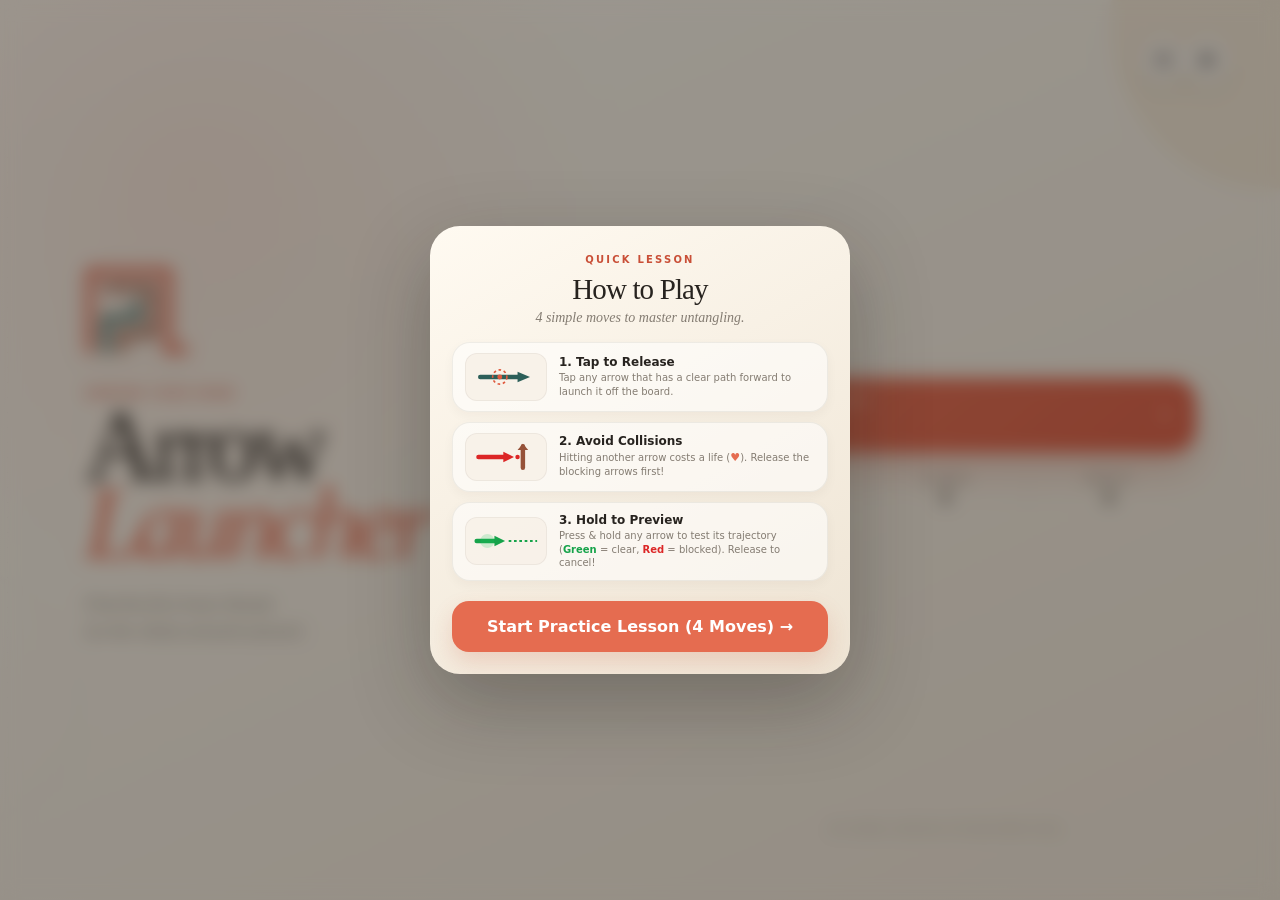
<file: index.html>
<!doctype html>
<html lang="en">
<head>
  <meta charset="utf-8">
  <meta name="viewport" content="width=device-width, initial-scale=1, viewport-fit=cover, user-scalable=no">
  <meta name="theme-color" content="#171513">
  <meta name="description" content="Arrow Launcher — a relaxing endless puzzle of tangled paths.">
  <title>Arrow Launcher</title>
  <link rel="icon" type="image/svg+xml" href="icon.svg">
  <link rel="apple-touch-icon" href="icon.svg">
  <link rel="stylesheet" href="styles.css">
</head>
<body>
  <main class="app" id="app">
    <section class="screen menu-screen active" id="menuScreen" aria-label="Main menu">
      <div class="menu-glow glow-one"></div>
      <div class="menu-glow glow-two"></div>
      <header class="menu-top">
        <button class="icon-button glass" id="menuHelpButton" aria-label="How to play" style="margin-right:auto;">
          <svg viewBox="0 0 24 24" aria-hidden="true"><circle cx="12" cy="12" r="10"/><path d="M9.09 9a3 3 0 0 1 5.83 1c0 2-3 3-3 3M12 17h.01"/></svg>
        </button>
        <button class="icon-button glass" id="menuSettingsButton" aria-label="Settings">
          <svg viewBox="0 0 24 24" aria-hidden="true"><path d="M12 15.4a3.4 3.4 0 1 0 0-6.8 3.4 3.4 0 0 0 0 6.8Z"/><path d="M19.4 15a1.7 1.7 0 0 0 .34 1.87l.06.06-2.83 2.83-.06-.06a1.7 1.7 0 0 0-1.87-.34 1.7 1.7 0 0 0-1.04 1.56V21h-4v-.08a1.7 1.7 0 0 0-1.04-1.56 1.7 1.7 0 0 0-1.87.34l-.06.06-2.83-2.83.06-.06A1.7 1.7 0 0 0 4.6 15 1.7 1.7 0 0 0 3.08 14H3v-4h.08A1.7 1.7 0 0 0 4.6 9a1.7 1.7 0 0 0-.34-1.87l-.06-.06 2.83-2.83.06-.06A1.7 1.7 0 0 0 8.96 4 1.7 1.7 0 0 0 10 2.44V2h4v.44A1.7 1.7 0 0 0 15.04 4a1.7 1.7 0 0 0 1.87.34l.06-.06 2.83 2.83-.06-.06A1.7 1.7 0 0 0 19.4 9 1.7 1.7 0 0 0 20.92 10H21v4h-.08A1.7 1.7 0 0 0 19.4 15Z"/></svg>
        </button>
      </header>

      <div class="brand-lockup">
        <div class="logo-mark" aria-hidden="true">
          <svg viewBox="-115 -115 295 240">
            <!-- Teal Path -->
            <path d="M -60 100 L -60 20 L 20 20 L 20 -15" fill="none" stroke="#2c5f59" stroke-width="18" stroke-linecap="round" stroke-linejoin="round"/>
            <polygon points="8,-12 20,-34 32,-12" fill="#2c5f59"/>

            <!-- Terracotta Path -->
            <path d="M -60 -60 L 60 -60 L 60 60 L -20 60 L -20 95" fill="none" stroke="#965239" stroke-width="18" stroke-linecap="round" stroke-linejoin="round"/>
            <polygon points="-32,92 -20,114 -8,92" fill="#965239"/>

            <!-- Coral Escaping Arrow -->
            <path d="M -100 100 L -100 -100 L 100 -100 L 100 100 L 138 100" fill="none" stroke="#e05a3e" stroke-width="18" stroke-linecap="round" stroke-linejoin="round"/>
            <polygon points="134,88 158,100 134,112" fill="#e05a3e"/>
          </svg>
        </div>
        <p class="eyebrow">UNWIND YOUR MIND</p>
        <h1>Arrow<br><span>Launcher</span></h1>
        <p class="tagline">Find the first loose thread.<br>Let the whole artwork unravel.</p>
      </div>

      <div class="menu-actions">
        <button class="primary-button" id="playButton">
          <span class="play-disc"><svg viewBox="0 0 24 24" aria-hidden="true"><path d="m9 7 8 5-8 5V7Z"/></svg></span>
          <span><small id="playLabel">CONTINUE</small><strong id="menuLevel">Level 1</strong></span>
          <svg class="chevron" viewBox="0 0 24 24" aria-hidden="true"><path d="m9 5 7 7-7 7"/></svg>
        </button>
        <div class="menu-stats">
          <div><span>BEST</span><strong id="bestLevel">1</strong></div>
          <i></i>
          <div><span>CLEARED</span><strong id="clearedCount">0</strong></div>
          <i></i>
          <div><span>PERFECT</span><strong id="perfectCount">0</strong></div>
        </div>
      </div>
      <p class="menu-footer">An endless collection of handcrafted chaos</p>
    </section>

    <section class="screen game-screen" id="gameScreen" aria-label="Game">
      <header class="game-header">
        <button class="icon-button" id="backButton" aria-label="Back to menu">
          <svg viewBox="0 0 24 24" aria-hidden="true"><path d="m15 18-6-6 6-6"/></svg>
        </button>
        <div class="level-copy"><span id="shapeLabel">HEART STUDY</span><strong>Level <b id="levelNumber">1</b></strong></div>
        <button class="icon-button" id="pauseButton" aria-label="Pause">
          <svg viewBox="0 0 24 24" aria-hidden="true"><path d="M8 5v14M16 5v14"/></svg>
        </button>
      </header>

      <div class="status-row">
        <div class="lives" id="lives" aria-label="3 lives"></div>
        <div class="progress-wrap">
          <div class="progress-meta"><span>UNTANGLED</span><strong id="progressText">0%</strong></div>
          <div class="progress-track"><i id="progressFill"></i></div>
        </div>
        <div class="streak" id="streakBadge" aria-label="Current streak"><span>✦</span><b id="streakCount">0</b></div>
      </div>

      <div class="canvas-shell" id="canvasShell">
        <div class="boss-badge" id="bossBadge"><span>✦</span> BOSS</div>
        <canvas id="gameCanvas" aria-label="Arrow puzzle board"></canvas>
        <div class="board-toast" id="boardToast" role="status"></div>
      </div>

      <footer class="game-controls">
        <button class="control-button" id="restartButton">
          <span><svg viewBox="0 0 24 24" aria-hidden="true"><path d="M20 7v5h-5M4.5 9A8 8 0 1 1 5 16"/></svg></span>
          <small>Restart</small>
        </button>
        <button class="hint-button" id="hintButton">
          <span class="hint-icon"><svg viewBox="0 0 24 24" aria-hidden="true"><path d="M9 18h6M10 22h4M8.6 15.5A7 7 0 1 1 15.4 15.5c-.9.7-1.4 1.5-1.4 2.5h-4c0-1-.5-1.8-1.4-2.5Z"/></svg></span>
          <span><strong id="hintTitle">Need a hint?</strong><small id="hintDetail">Reveal a free arrow</small></span>
        </button>
        <button class="control-button" id="themeButton">
          <span><svg viewBox="0 0 24 24" aria-hidden="true"><path d="M12 3a9 9 0 1 0 9 9c0-1-.16-1.95-.46-2.84A6.5 6.5 0 0 1 12 3Z"/></svg></span>
          <small>Theme</small>
        </button>
      </footer>
    </section>

    <div class="modal-backdrop" id="modalBackdrop" aria-hidden="true">
      <section class="modal" id="pauseModal" role="dialog" aria-modal="true" aria-label="Game paused">
        <div class="modal-emblem pause-emblem"><svg viewBox="0 0 24 24"><path d="M8 5v14M16 5v14"/></svg></div>
        <p class="eyebrow">TAKE A BREATH</p>
        <h2>Paused</h2>
        <p>Your artwork will wait for you.</p>
        <button class="modal-primary" id="resumeButton">Keep playing</button>
        <button class="modal-secondary" id="pauseRestartButton">Restart level</button>
        <button class="modal-link" id="pauseHomeButton">Back to home</button>
      </section>

      <section class="modal" id="settingsModal" role="dialog" aria-modal="true" aria-label="Settings">
        <button class="modal-close" id="settingsClose" aria-label="Close">×</button>
        <p class="eyebrow">MAKE IT YOURS</p>
        <h2>Settings</h2>
        <div class="setting-row"><span><strong>Sound</strong><small>Soft, satisfying feedback</small></span><button class="toggle" id="soundToggle" role="switch" aria-checked="true"><i></i></button></div>
        <div class="setting-row"><span><strong>Haptics</strong><small>Gentle touch response</small></span><button class="toggle" id="hapticToggle" role="switch" aria-checked="true"><i></i></button></div>
        <div class="setting-row"><span><strong>High contrast</strong><small>Stronger puzzle lines</small></span><button class="toggle" id="contrastToggle" role="switch" aria-checked="false"><i></i></button></div>
        <div class="setting-row"><span><strong>How to play</strong><small>Review lesson & rules</small></span><button class="toggle-link" id="tutorialReplayButton">Review</button></div>
      </section>

      <section class="modal tutorial-modal" id="tutorialModal" role="dialog" aria-modal="true" aria-label="How to Play">
        <p class="eyebrow">QUICK LESSON</p>
        <h2>How to Play</h2>
        <p class="tutorial-subtitle">4 simple moves to master untangling.</p>

        <div class="tutorial-steps">
          <div class="tutorial-card">
            <div class="tutorial-media">
              <svg viewBox="0 0 90 40" aria-hidden="true">
                <path d="M 16 20 L 62 20" fill="none" stroke="#2c5f59" stroke-width="5" stroke-linecap="round"/>
                <polygon points="58,14 72,20 58,26" fill="#2c5f59"/>
                <circle cx="38" cy="20" r="8" fill="none" stroke="#e05a3e" stroke-width="1.8" stroke-dasharray="3 3"/>
                <circle cx="38" cy="20" r="2.8" fill="#e05a3e"/>
              </svg>
            </div>
            <div class="tutorial-info">
              <strong>1. Tap to Release</strong>
              <small>Tap any arrow that has a clear path forward to launch it off the board.</small>
            </div>
          </div>

          <div class="tutorial-card">
            <div class="tutorial-media">
              <svg viewBox="0 0 90 40" aria-hidden="true">
                <path d="M 14 20 L 46 20" fill="none" stroke="#dc2626" stroke-width="5" stroke-linecap="round"/>
                <polygon points="42,14 54,20 42,26" fill="#dc2626"/>
                <path d="M 64 8 L 64 32" fill="none" stroke="#965239" stroke-width="5" stroke-linecap="round"/>
                <polygon points="58,12 64,5 70,12" fill="#965239"/>
                <circle cx="58" cy="20" r="2.5" fill="#dc2626"/>
              </svg>
            </div>
            <div class="tutorial-info">
              <strong>2. Avoid Collisions</strong>
              <small>Hitting another arrow costs a life (<span class="inline-heart">♥</span>). Release the blocking arrows first!</small>
            </div>
          </div>

          <div class="tutorial-card">
            <div class="tutorial-media">
              <svg viewBox="0 0 90 40" aria-hidden="true">
                <path d="M 12 20 L 36 20" fill="none" stroke="#16a34a" stroke-width="5" stroke-linecap="round"/>
                <polygon points="32,14 44,20 32,26" fill="#16a34a"/>
                <line x1="48" y1="20" x2="80" y2="20" stroke="#16a34a" stroke-width="2" stroke-dasharray="3 3"/>
                <circle cx="24" cy="20" r="8" fill="rgba(34,197,94,0.2)"/>
              </svg>
            </div>
            <div class="tutorial-info">
              <strong>3. Hold to Preview</strong>
              <small>Press &amp; hold any arrow to test its trajectory (<span class="green-text">Green</span> = clear, <span class="red-text">Red</span> = blocked). Release to cancel!</small>
            </div>
          </div>
        </div>

        <button class="modal-primary" id="tutorialStartButton">Start Practice Lesson (4 Moves) →</button>
      </section>

      <section class="modal result-modal" id="successModal" role="dialog" aria-modal="true" aria-label="Level complete">
        <div class="confetti" id="confetti"></div>
        <div class="modal-emblem success-emblem">✓</div>
        <p class="eyebrow" id="resultEyebrow">ARTWORK UNTANGLED</p>
        <h2 id="resultTitle">Beautifully done.</h2>
        <div class="result-score"><span>SCORE</span><strong id="resultScore">1,000</strong></div>
        <div class="result-details"><span><small>Moves</small><b id="resultMoves">12</b></span><span><small>Mistakes</small><b id="resultMistakes">0</b></span><span><small>Best streak</small><b id="resultStreak">12</b></span></div>
        <button class="modal-primary" id="nextButton"><span id="nextLabel">Next artwork</span> <b>→</b></button>
      </section>

      <section class="modal result-modal" id="failModal" role="dialog" aria-modal="true" aria-label="Out of lives">
        <div class="modal-emblem fail-emblem">↺</div>
        <p class="eyebrow">THE KNOT HELD TIGHT</p>
        <h2>Try once more.</h2>
        <p>Every tangle has a loose thread.</p>
        <button class="modal-primary" id="retryButton">Restart artwork</button>
        <button class="modal-link" id="failHomeButton">Back to home</button>
      </section>
    </div>
  </main>

  <script src="game.js"></script>
</body>
</html>
</file>
<file: styles.css>
:root {
  --ink: #27231f;
  --muted: #847c72;
  --paper: #f6f0e5;
  --paper-deep: #e9dfcf;
  --card: rgba(255,255,255,.68);
  --coral: #e56c50;
  --coral-dark: #c94f37;
  --teal: #3f827b;
  --gold: #d3a65e;
  --line: rgba(64,54,44,.12);
  --shadow: 0 18px 55px rgba(52,42,30,.14);
  color-scheme: light;
}

* { box-sizing: border-box; -webkit-tap-highlight-color: transparent; }
html, body { width: 100%; height: 100%; min-height: 100%; margin: 0; overflow: hidden; }
body {
  font-family: Inter, ui-rounded, "SF Pro Rounded", system-ui, -apple-system, BlinkMacSystemFont, "Segoe UI", sans-serif;
  color: var(--ink);
  background: #171513;
  user-select: none;
}
button { font: inherit; color: inherit; border: 0; cursor: pointer; touch-action: manipulation; }
button:focus-visible { outline: 3px solid rgba(229,108,80,.42); outline-offset: 3px; }
.app { width: 100%; height: 100%; height: 100dvh; position: relative; overflow: hidden; background: var(--paper); }
.screen { position: absolute; inset: 0; display: none; overflow: hidden; }
.screen.active { display: flex; }

.menu-screen {
  padding: max(22px, env(safe-area-inset-top)) max(22px, env(safe-area-inset-right)) max(16px, env(safe-area-inset-bottom)) max(22px, env(safe-area-inset-left));
  flex-direction: column;
  isolation: isolate;
  background:
    radial-gradient(circle at 15% 20%, rgba(229,108,80,.10), transparent 32%),
    linear-gradient(155deg, #faf6ed, #eee5d7);
}
.menu-screen::before {
  content: ""; position: absolute; inset: 0; z-index: -1; opacity: .22;
  background-image: radial-gradient(rgba(53,45,37,.34) .6px, transparent .7px);
  background-size: 15px 15px;
  mask-image: linear-gradient(to bottom, transparent 0, #000 24%, #000 78%, transparent);
}
.menu-glow { position: absolute; border-radius: 999px; filter: blur(2px); z-index: -1; opacity: .5; }
.glow-one { width: 330px; height: 330px; background: rgba(211,166,94,.22); top: -140px; right: -160px; }
.glow-two { width: 260px; height: 260px; border: 1px solid rgba(63,130,123,.18); bottom: 8%; left: -180px; }
.menu-top { min-height: 48px; display: flex; justify-content: flex-end; position: relative; z-index: 2; color: var(--ink); }
.icon-button { width: 44px; height: 44px; padding: 11px; display: grid; place-items: center; border-radius: 50%; background: transparent; }
.icon-button svg, .control-button svg, .hint-icon svg, .play-disc svg, .chevron, .modal-emblem svg { width: 100%; fill: none; stroke: currentColor; stroke-width: 1.8; stroke-linecap: round; stroke-linejoin: round; }
.glass { border: 1px solid rgba(63,52,42,.1); background: rgba(255,255,255,.55); box-shadow: 0 8px 24px rgba(50,40,30,.07); }
.brand-lockup { margin: auto 0 4vh; text-align: center; }
.logo-mark { width: clamp(100px, 28vw, 136px); height: clamp(86px, 24vw, 116px); margin: 0 auto 12px; }
.logo-mark svg { width: 100%; height: 100%; filter: drop-shadow(0 6px 12px rgba(42,31,24,.10)); }
.eyebrow { margin: 0 0 8px; color: var(--coral-dark); font-size: 10px; font-weight: 850; letter-spacing: .22em; }
h1 { margin: 0; font-family: Georgia, "Times New Roman", serif; font-size: clamp(52px, 15vw, 76px); font-weight: 500; line-height: .78; letter-spacing: -.06em; }
h1 span { color: var(--coral); font-style: italic; font-weight: 500; }
.tagline { margin: 28px 0 0; color: var(--muted); font-family: Georgia, serif; font-size: 15px; line-height: 1.5; font-style: italic; }
.menu-actions { width: 100%; max-width: 430px; min-width: 0; margin: 0 auto auto; }
.primary-button {
  width: 100%; max-width: 100%; min-height: 76px; padding: 12px 18px 12px 12px; border-radius: 24px; display: grid; grid-template-columns: 50px minmax(0, 1fr) 24px; align-items: center; gap: 14px;
  color: #fff8ed; text-align: left; background: linear-gradient(140deg, var(--coral), #d8583f); box-shadow: 0 16px 34px rgba(194,75,49,.28), inset 0 1px rgba(255,255,255,.22);
  transition: transform .18s ease, box-shadow .18s ease;
}
.primary-button:active { transform: scale(.975); box-shadow: 0 8px 20px rgba(194,75,49,.24); }
.play-disc { width: 50px; height: 50px; padding: 13px; display: grid; place-items: center; border-radius: 18px; color: #fff; background: rgba(255,255,255,.16); }
.play-disc svg { fill: currentColor; stroke: none; }
.primary-button small { display: block; opacity: .72; font-size: 9px; font-weight: 800; letter-spacing: .18em; }
.primary-button strong { display: block; margin-top: 3px; font-family: Georgia, serif; font-size: 21px; font-weight: 500; }
.chevron { width: 22px; opacity: .8; }
.menu-stats { margin: 24px 5px 0; display: grid; grid-template-columns: 1fr 1px 1fr 1px 1fr; align-items: center; text-align: center; }
.menu-stats i { height: 23px; background: var(--line); }
.menu-stats span { display: block; color: var(--muted); font-size: 8px; font-weight: 800; letter-spacing: .14em; }
.menu-stats strong { display: block; margin-top: 3px; font-family: Georgia, serif; font-size: 18px; font-weight: 600; }
.menu-footer { margin: auto 0 0; text-align: center; color: rgba(83,73,63,.48); font-size: 10px; letter-spacing: .04em; }

.game-screen { flex-direction: column; background: linear-gradient(#faf6ef, #eee5d7); }
.game-header { flex: 0 0 auto; padding: max(14px, env(safe-area-inset-top)) 15px 8px; display: grid; grid-template-columns: 48px 1fr 48px; align-items: center; }
.game-header > :first-child { justify-self: start; }
.game-header > :last-child { justify-self: end; }
.level-copy { text-align: center; }
.level-copy span { display: block; color: var(--teal); font-size: 8px; font-weight: 850; letter-spacing: .17em; }
.level-copy strong { display: block; margin-top: 2px; font-family: Georgia, serif; font-size: 22px; font-weight: 500; }
.level-copy b { font-weight: inherit; }
.status-row { min-height: 53px; padding: 4px 22px 7px; display: grid; grid-template-columns: 78px 1fr 52px; align-items: center; gap: 12px; }
.lives { display: flex; align-items: center; gap: 6px; }
.life-heart { width: 21px; height: 21px; display: inline-flex; align-items: center; justify-content: center; color: var(--coral); transition: transform .3s cubic-bezier(0.34, 1.56, 0.64, 1), opacity .25s ease, filter .25s ease; }
.life-heart svg { width: 100%; height: 100%; fill: currentColor; stroke: none; filter: drop-shadow(0 2px 5px rgba(210,81,56,.32)); }
.life-heart.lost { opacity: .2; filter: grayscale(1); transform: scale(.74); }
.life-heart.lost svg { filter: none; }
.progress-meta { display: flex; justify-content: space-between; align-items: center; color: var(--muted); font-size: 7px; font-weight: 850; letter-spacing: .12em; }
.progress-meta strong { color: var(--teal); font-size: 9px; }
.progress-track { height: 4px; margin-top: 6px; overflow: hidden; border-radius: 99px; background: rgba(62,52,43,.1); }
.progress-track i { display: block; width: 0; height: 100%; border-radius: inherit; background: linear-gradient(90deg, var(--teal), #65a59c); transition: width .35s ease; }
.streak { justify-self: end; width: 47px; height: 31px; border-radius: 15px; display: flex; justify-content: center; align-items: center; gap: 4px; color: #9d702c; background: rgba(211,166,94,.16); border: 1px solid rgba(173,126,51,.12); }
.streak span { font-size: 12px; }.streak b { font-family: Georgia, serif; font-size: 14px; }
.canvas-shell { position: relative; flex: 1 1 auto; min-height: 0; margin: 0 12px; overflow: hidden; border-radius: 28px; border: 1px solid rgba(73,61,48,.09); background: rgba(255,255,255,.33); box-shadow: inset 0 1px rgba(255,255,255,.7); }
#gameCanvas { display: block; width: 100%; height: 100%; touch-action: none; }
.boss-badge { position: absolute; right: 15px; top: 14px; z-index: 3; display: none; align-items: center; gap: 5px; padding: 7px 11px; border: 1px solid rgba(159,108,31,.23); border-radius: 99px; color: #8b5c18; background: rgba(250,235,202,.86); box-shadow: 0 6px 16px rgba(117,76,19,.12); font-size: 8px; font-weight: 900; letter-spacing: .13em; }

.boss-badge span { font-size: 10px; animation: boss-spark 1.4s ease-in-out infinite; }
.game-screen.boss-level .boss-badge { display: flex; }
.game-screen.boss-level .canvas-shell { border-color: rgba(174,119,34,.28); box-shadow: inset 0 1px rgba(255,255,255,.75), 0 0 0 3px rgba(211,166,94,.06); }
.game-screen.boss-level .level-copy > span { color: #a76d1b; }
.game-screen.boss-level .progress-track i { background: linear-gradient(90deg, #b17a29, #e0b663); }
.game-screen.boss-level .progress-meta strong { color: #a76d1b; }
.game-screen.boss-level .life-heart { color: #b17a29; }
.game-screen.boss-level .life-heart svg { filter: drop-shadow(0 2px 5px rgba(177,122,41,.32)); }
.board-toast { position: absolute; left: 50%; top: 18px; z-index: 2; opacity: 0; transform: translate(-50%, -8px); padding: 8px 15px; border-radius: 20px; pointer-events: none; color: #fff; background: rgba(39,35,31,.88); font-size: 11px; font-weight: 700; transition: .22s ease; box-shadow: 0 8px 22px rgba(31,25,20,.16); white-space: nowrap; }
.board-toast.show { opacity: 1; transform: translate(-50%, 0); }
.game-controls { width: 100%; min-width: 0; overflow: hidden; flex: 0 0 98px; padding: 10px max(18px, env(safe-area-inset-right)) max(12px, env(safe-area-inset-bottom)) max(18px, env(safe-area-inset-left)); display: grid; grid-template-columns: 58px minmax(0, 1fr) 58px; gap: 9px; align-items: start; }
.control-button { width: 58px; min-width: 0; display: flex; flex-direction: column; align-items: center; gap: 4px; color: var(--muted); background: transparent; font-size: 9px; font-weight: 750; }
.control-button span { width: 46px; height: 46px; padding: 13px; border-radius: 17px; color: var(--ink); background: rgba(255,255,255,.62); border: 1px solid rgba(72,59,46,.08); box-shadow: 0 7px 18px rgba(51,41,31,.08); }
.hint-button { width: 100%; min-width: 0; height: 58px; padding: 8px 10px; overflow: hidden; display: flex; align-items: center; justify-content: center; gap: 8px; border-radius: 20px; color: #fff; background: linear-gradient(145deg, #4f9289, #377770); box-shadow: 0 10px 22px rgba(48,111,104,.2); }
.hint-button.depleted { color: rgba(255,255,255,.78); background: linear-gradient(145deg, #81786d, #645d55); box-shadow: 0 7px 16px rgba(50,44,39,.12); }
.hint-icon { width: 35px; height: 35px; padding: 7px; border-radius: 13px; background: rgba(255,255,255,.13); }
.hint-button strong, .hint-button small { display: block; text-align: left; }.hint-button strong { font-size: 11px; }.hint-button small { margin-top: 2px; opacity: .7; font-size: 8px; }

.modal-backdrop { position: absolute; inset: 0; z-index: 20; display: none; place-items: center; padding: 24px; background: rgba(35,30,25,.44); backdrop-filter: blur(9px); }
.modal-backdrop.show { display: grid; animation: fade-in .2s ease; }
.modal { position: relative; display: none; width: min(100%, 370px); padding: 34px 28px 26px; overflow: hidden; border-radius: 30px; text-align: center; background: linear-gradient(150deg, #fffaf1, #eee4d4); box-shadow: 0 28px 80px rgba(31,25,19,.3); animation: modal-in .28s cubic-bezier(.2,.9,.2,1.08); }
.modal.active { display: block; }
.modal h2 { margin: 2px 0 8px; font-family: Georgia, serif; font-size: 35px; font-weight: 500; letter-spacing: -.03em; }
.modal > p:not(.eyebrow) { margin: 0 0 23px; color: var(--muted); font-family: Georgia, serif; font-style: italic; font-size: 14px; }
.modal-emblem { width: 68px; height: 68px; margin: 0 auto 18px; display: grid; place-items: center; border-radius: 25px; font-size: 31px; }
.modal-emblem svg { width: 28px; }
.pause-emblem { color: var(--teal); background: rgba(63,130,123,.12); }
.success-emblem { color: #fff; background: var(--teal); box-shadow: 0 10px 25px rgba(45,117,109,.24); }
.fail-emblem { color: var(--coral); background: rgba(229,108,80,.12); }
.modal-primary, .modal-secondary { width: 100%; min-height: 51px; border-radius: 17px; font-weight: 800; }
.modal-primary { color: white; background: var(--coral); box-shadow: 0 10px 22px rgba(199,77,52,.18); }
.modal-primary b { float: right; margin-right: 5px; font-size: 17px; }
.modal-secondary { margin-top: 9px; background: rgba(66,55,44,.07); }
.modal-link { margin: 18px auto 0; color: var(--muted); background: transparent; font-size: 11px; font-weight: 700; }
.modal-close { position: absolute; right: 18px; top: 15px; width: 36px; height: 36px; border-radius: 50%; color: var(--muted); background: rgba(50,43,36,.06); font-size: 25px; line-height: 1; }
.setting-row { padding: 16px 0; display: flex; align-items: center; justify-content: space-between; text-align: left; border-top: 1px solid var(--line); }
.setting-row:first-of-type { margin-top: 24px; }
.setting-row strong, .setting-row small { display: block; }.setting-row strong { font-size: 14px; }.setting-row small { margin-top: 2px; color: var(--muted); font-size: 10px; }
.toggle { width: 47px; height: 27px; padding: 3px; border-radius: 20px; background: rgba(55,47,40,.14); transition: .2s; }
.toggle i { display: block; width: 21px; height: 21px; border-radius: 50%; background: white; box-shadow: 0 2px 7px rgba(0,0,0,.15); transition: transform .2s; }
.toggle.on { background: var(--teal); }.toggle.on i { transform: translateX(20px); }
.toggle-link { font-size: 11px; font-weight: 850; color: var(--teal); background: rgba(44,95,89,.1); padding: 6px 14px; border-radius: 99px; border: 1px solid rgba(44,95,89,.18); cursor: pointer; transition: .18s ease; }
.toggle-link:active { transform: scale(.95); }

.tutorial-modal { width: min(100%, 400px); max-height: min(92dvh, 640px); padding: 28px 22px 22px; overflow-y: auto; text-align: center; }
.tutorial-modal h2 { font-size: 29px; margin: 2px 0 4px; }
.tutorial-subtitle { margin: 0 0 16px !important; color: var(--muted); font-family: Georgia, serif; font-style: italic; font-size: 13px; }
.tutorial-steps { display: flex; flex-direction: column; gap: 10px; margin-bottom: 20px; text-align: left; }
.tutorial-card { display: grid; grid-template-columns: 82px 1fr; align-items: center; gap: 12px; padding: 10px 12px; background: rgba(255,255,255,.55); border: 1px solid rgba(73,61,48,.08); border-radius: 18px; box-shadow: 0 4px 12px rgba(45,35,25,.04); }
.tutorial-media { width: 82px; height: 48px; display: flex; align-items: center; justify-content: center; background: rgba(247,241,231,.88); border-radius: 12px; border: 1px solid rgba(73,61,48,.06); }
.tutorial-media svg { width: 100%; height: 100%; }
.tutorial-info strong { display: block; font-size: 12px; color: var(--ink); font-weight: 850; margin-bottom: 2px; }
.tutorial-info small { display: block; font-size: 10px; line-height: 1.38; color: var(--muted); }
.inline-heart { color: var(--coral); font-size: 11px; }
.green-text { color: #16a34a; font-weight: 800; }
.red-text { color: #dc2626; font-weight: 800; }
.result-score { margin: 22px 0 15px; padding: 17px; border-radius: 18px; background: rgba(211,166,94,.12); }
.result-score span { display: block; color: #987033; font-size: 8px; font-weight: 850; letter-spacing: .16em; }.result-score strong { font-family: Georgia, serif; font-size: 31px; font-weight: 500; }
.result-details { margin-bottom: 22px; display: grid; grid-template-columns: repeat(3,1fr); }
.result-details span + span { border-left: 1px solid var(--line); }.result-details small, .result-details b { display: block; }.result-details small { color: var(--muted); font-size: 8px; }.result-details b { margin-top: 3px; font-family: Georgia, serif; font-size: 17px; }
.confetti { position: absolute; inset: 0; pointer-events: none; }.confetti i { position: absolute; top: -15px; width: 7px; height: 12px; border-radius: 3px; animation: confetti-fall 1.9s ease-in forwards; }

.high-contrast { --ink: #100f0e; --muted: #574f47; }
.high-contrast .canvas-shell { background: rgba(255,255,255,.65); border-color: rgba(0,0,0,.2); }

@keyframes fade-in { from { opacity: 0; } }
@keyframes modal-in { from { opacity: 0; transform: translateY(18px) scale(.96); } }
@keyframes confetti-fall { to { transform: translate(var(--drift), 460px) rotate(620deg); opacity: 0; } }
@keyframes boss-spark { 50% { transform: scale(1.3) rotate(18deg); filter: brightness(1.2); } }
@media (max-height: 680px) {
  .brand-lockup { margin-bottom: 2vh; }.logo-mark { width: 72px; height: 72px; }.tagline { margin-top: 18px; }.menu-stats { margin-top: 13px; }.game-controls { flex-basis: 82px; }
}

/* Tablet portrait: use the extra room without turning the interface into a
   stretched phone mockup. The board remains centered and undistorted. */
@media (min-width: 700px) and (orientation: portrait) {
  body { background: radial-gradient(circle at 50% 15%, #413a33, #171513 68%); }
  .app { width: min(100%, 820px); margin-inline: auto; box-shadow: 0 0 90px rgba(0,0,0,.24); }
  .menu-screen { padding-inline: clamp(44px, 9vw, 86px); }
  .brand-lockup { margin-bottom: 5vh; }
  .logo-mark { width: 132px; height: 132px; }
  h1 { font-size: clamp(76px, 12vw, 104px); }
  .tagline { font-size: 18px; }
  .menu-actions { max-width: 540px; }
  .primary-button { min-height: 86px; }
  .menu-footer { font-size: 11px; }
  .game-header, .status-row, .game-controls { width: min(100%, 680px); margin-inline: auto; }
  .canvas-shell { width: min(calc(100% - 40px), 720px, calc(72dvh - 145px)); margin-inline: auto; }
  .game-controls { grid-template-columns: 72px minmax(260px, 1fr) 72px; gap: 16px; }
  .control-button { width: 72px; }
  .level-copy span { font-size: 9px; }
  .level-copy strong { font-size: 25px; }
}

/* Desktop and landscape devices use the full display: information lives on
   the left, the artwork stays central, and controls form a right tool rail. */
@media (min-width: 900px), (orientation: landscape) and (min-width: 560px) and (max-height: 700px) {
  body {
    background:
      radial-gradient(circle at 18% 12%, rgba(229,108,80,.17), transparent 30%),
      radial-gradient(circle at 82% 86%, rgba(63,130,123,.14), transparent 34%),
      #1d1a17;
  }
  .app { max-width: none; margin: 0; border-radius: 0; box-shadow: none; }

  .menu-screen.active {
    display: grid;
    grid-template-columns: minmax(0, 560px) minmax(300px, 500px);
    grid-template-rows: 1fr auto;
    justify-content: center;
    column-gap: clamp(28px, 4vw, 76px);
    padding: clamp(24px, 5vw, 76px);
  }
  .menu-top { position: absolute; top: clamp(18px, 3vw, 38px); right: clamp(20px, 4vw, 54px); }
  .brand-lockup { grid-column: 1; grid-row: 1 / 3; align-self: center; margin: 0; text-align: left; }
  .logo-mark { width: clamp(88px, 9vw, 142px); height: clamp(88px, 9vw, 142px); margin: 0 0 18px; }
  h1 { font-size: clamp(68px, 8vw, 118px); line-height: .76; }
  .tagline { font-size: clamp(14px, 1.4vw, 19px); }
  .menu-actions { grid-column: 2; grid-row: 1; align-self: center; width: 100%; max-width: 500px; margin: 0; }
  .primary-button { min-height: clamp(72px, 8vh, 88px); }
  .menu-footer { grid-column: 2; grid-row: 2; width: 100%; max-width: 500px; margin: 0; padding-bottom: 2px; }

  .game-screen.active {
    display: grid;
    grid-template-columns: minmax(140px, 260px) minmax(270px, 760px) minmax(140px, 240px);
    grid-template-rows: auto 1fr;
    justify-content: center;
    gap: clamp(10px, 2.2vw, 36px);
    padding: clamp(12px, 3vw, 34px);
  }
  .game-header { grid-column: 1; grid-row: 1; width: 100%; padding: 0; }
  .status-row {
    grid-column: 1;
    grid-row: 2;
    min-height: 0;
    padding: clamp(22px, 5vh, 52px) 10px;
    display: grid;
    grid-template-columns: 1fr;
    grid-template-rows: auto auto auto;
    align-content: start;
    gap: clamp(20px, 4vh, 38px);
  }
  .lives { justify-content: center; }
  .progress-wrap { width: 100%; }
  .progress-track { height: 6px; }
  .streak { justify-self: center; }
  .canvas-shell {
    grid-column: 2;
    grid-row: 1 / 3;
    align-self: center;
    justify-self: center;
    flex: none;
    width: min(100%, calc(72dvh - 24px));
    height: auto;
    aspect-ratio: 360 / 500;
    margin: 0;
    border-radius: clamp(22px, 2.5vw, 34px);
    box-shadow: inset 0 1px rgba(255,255,255,.76), 0 24px 70px rgba(36,29,22,.13);
  }
  .game-controls {
    grid-column: 3;
    grid-row: 1 / 3;
    align-self: center;
    width: 100%;
    padding: 0;
    overflow: visible;
    display: grid;
    grid-template-columns: 1fr;
    gap: 14px;
  }
  .control-button {
    width: 100%;
    min-height: 58px;
    padding: 6px;
    flex-direction: row;
    justify-content: flex-start;
    gap: 11px;
    border-radius: 20px;
    background: rgba(255,255,255,.38);
    border: 1px solid rgba(72,59,46,.07);
    font-size: 10px;
  }
  .control-button span { flex: 0 0 46px; }
  .hint-button { min-height: 64px; height: auto; padding: 10px 13px; justify-content: flex-start; }
  .hint-button strong { font-size: 12px; }
  .hint-button small { font-size: 9px; }
  .modal { width: min(420px, calc(100% - 40px)); }
}

/* Compact landscape phones need the same wide composition with smaller rails. */
@media (orientation: landscape) and (min-width: 560px) and (max-height: 500px) {
  .menu-screen.active { padding: 14px 28px; column-gap: 38px; }
  .menu-top { top: 10px; right: 16px; }
  .logo-mark { display: none; }
  .eyebrow { margin-bottom: 5px; font-size: 8px; }
  h1 { font-size: clamp(48px, 10vw, 70px); }
  .tagline { margin-top: 14px; font-size: 12px; }
  .primary-button { min-height: 62px; border-radius: 20px; }
  .menu-stats { margin-top: 12px; }
  .menu-footer { display: none; }

  .game-screen.active {
    grid-template-columns: minmax(116px, 150px) minmax(220px, 1fr) minmax(116px, 150px);
    gap: 8px;
    padding: 8px max(8px, env(safe-area-inset-right)) 8px max(8px, env(safe-area-inset-left));
  }
  .game-header { grid-template-columns: 34px 1fr 34px; }
  .icon-button { width: 34px; height: 34px; padding: 8px; }
  .level-copy span { font-size: 6px; letter-spacing: .1em; }
  .level-copy strong { font-size: 17px; }
  .status-row { padding: 12px 5px; gap: 12px; }
  .life-heart { width: 16px; height: 16px; }
  .progress-meta { font-size: 6px; }
  .game-controls { gap: 7px; }
  .control-button { min-height: 43px; padding: 3px; gap: 7px; border-radius: 14px; font-size: 8px; }
  .control-button span { width: 35px; height: 35px; flex-basis: 35px; padding: 9px; border-radius: 12px; }
  .hint-button { min-height: 48px; padding: 6px 8px; border-radius: 15px; }
  .hint-icon { width: 32px; height: 32px; padding: 7px; }
  .hint-button strong { font-size: 9px; }
  .hint-button small { font-size: 7px; }
  .boss-badge { right: 9px; top: 9px; }

  .board-toast { top: 45px; padding: 6px 11px; font-size: 9px; }
}

@media (min-width: 1500px) and (min-height: 850px) {
  .game-screen.active { grid-template-columns: 280px minmax(520px, 780px) 260px; }
  .game-header { padding-top: 10px; }
  .level-copy span { font-size: 10px; }
  .level-copy strong { font-size: 28px; }
  .status-row { padding-inline: 22px; }
  .game-controls { gap: 18px; }
}

@media (max-width: 360px) {
  .menu-screen { padding-inline: 16px; }
  .status-row { padding-inline: 14px; grid-template-columns: 70px 1fr 47px; gap: 8px; }
  .canvas-shell { margin-inline: 8px; border-radius: 23px; }
  .game-controls { padding-inline: 12px; }
}
@media (prefers-reduced-motion: reduce) { *, *::before, *::after { animation-duration: .01ms !important; transition-duration: .01ms !important; } }
</file>
